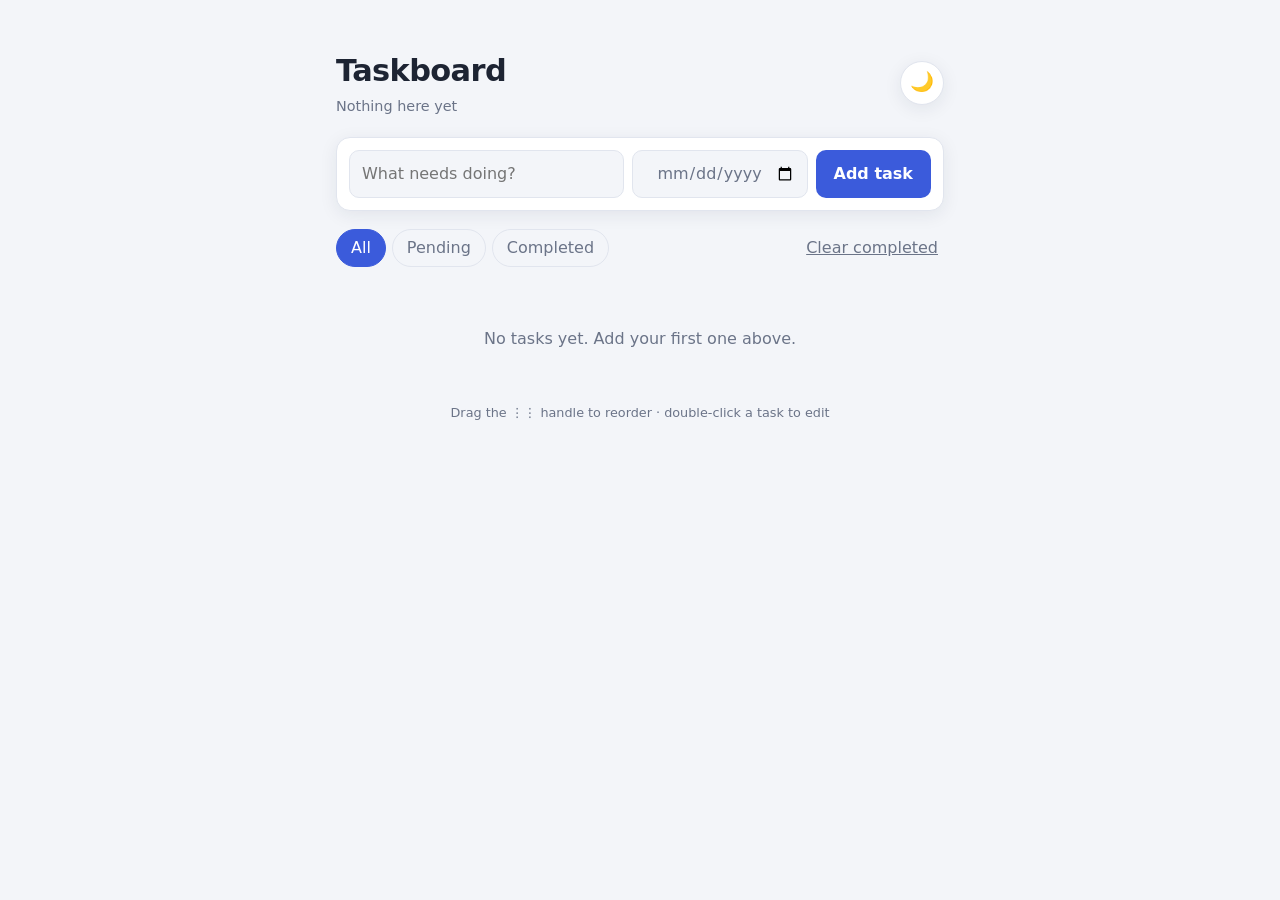
<file: Index.html>
<!DOCTYPE html>
<html lang="en">
<head>
<meta charset="UTF-8">
<meta name="viewport" content="width=device-width, initial-scale=1">
<title>Taskboard - To-Do List</title>
<link rel="stylesheet" href="Style.css">
</head>
<body>
<main class="app">
  <!-- header-TaskBoard -->
  <header class="top">
    <div>
      <h1>Taskboard</h1>
      <!-- Pending / completed -->
      <p id="summary" class="muted" aria-live="polite"></p>
    </div>
    <button id="themeToggle" class="icon-btn" aria-label="Toggle light/dark theme" title="Toggle theme">
      <span id="themeIcon" aria-hidden="true">🌙</span>
    </button>
  </header>
<!-- Form -->
  <form id="addForm" class="add" autocomplete="off">
    <input id="taskInput" type="text" placeholder="What needs doing?" maxlength="120" aria-label="New task" required>
    <input id="dueInput" type="date" aria-label="Due date">
    <button type="submit" class="primary">Add task</button>
  </form>
<!-- Filter--All , pending, completed -->
  <nav class="filters" aria-label="Filter tasks">
    <button data-filter="all" class="active">All</button>
    <button data-filter="pending">Pending</button>
    <button data-filter="completed">Completed</button>
    <button id="clearDone" class="link" type="button">Clear completed</button>
  </nav>
<!-- list -->
  <ul id="list" class="list"></ul>
  <p id="empty" class="empty" hidden></p>
  <p class="hint muted">Drag the ⋮⋮ handle to reorder · double-click a task to edit</p>
</main>
<script src="script.js"></script>
</body>
</html>
</file>
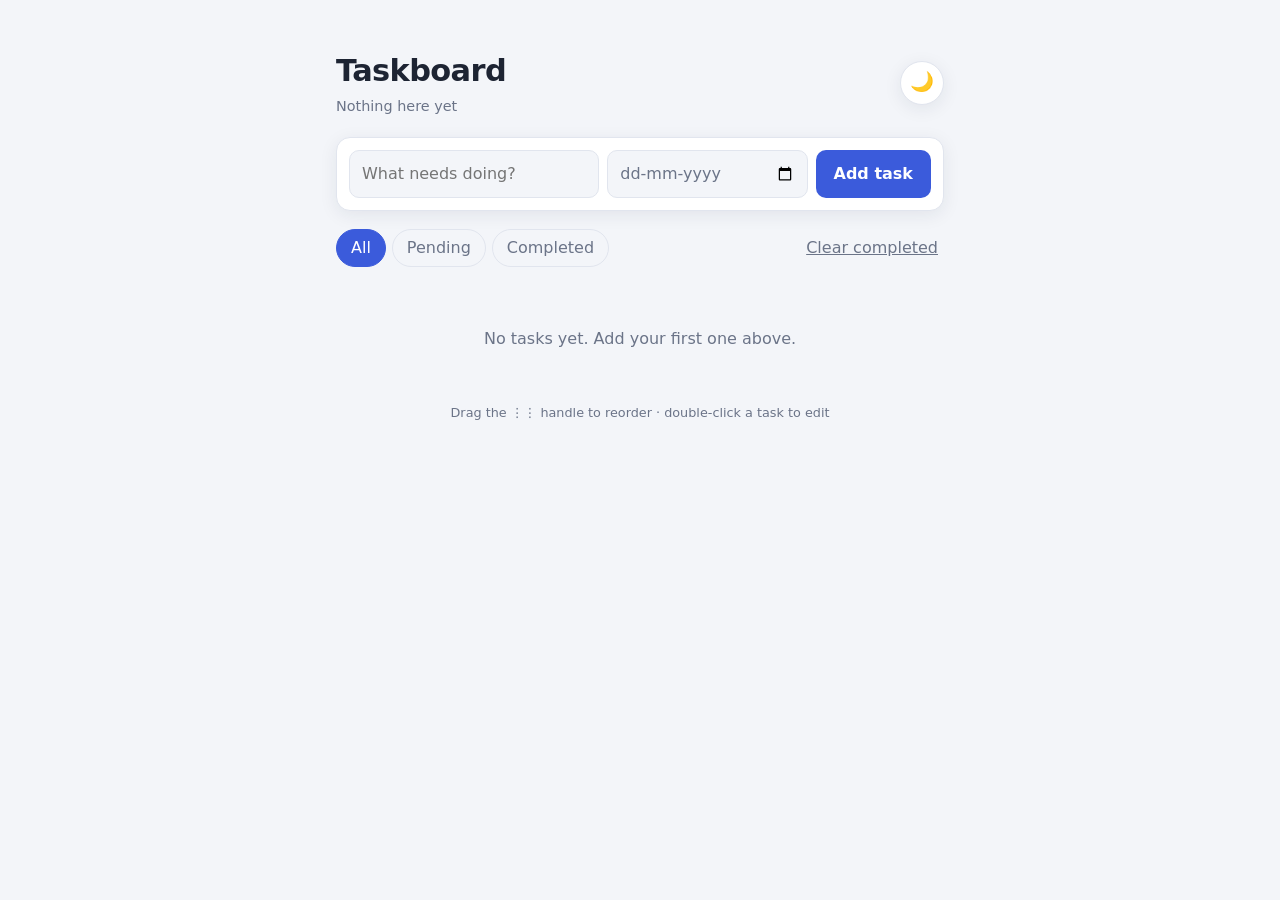
<file: index.html>
<!doctype html>
<html lang="en">
  <head>
    <meta charset="UTF-8" />
    <meta name="viewport" content="width=device-width, initial-scale=1" />
    <title>Taskboard - To-Do List</title>
    <link rel="stylesheet" href="style.css" />
  </head>
  <body>
    <main class="app">
      <!-- header-TaskBoard -->
      <header class="top">
        <div>
          <h1>Taskboard</h1>
          <!-- Pending / completed -->
          <p id="summary" class="muted" aria-live="polite"></p>
        </div>
        <button
          id="themeToggle"
          class="icon-btn"
          aria-label="Toggle light/dark theme"
          title="Toggle theme"
        >
          <span id="themeIcon" aria-hidden="true">🌙</span>
        </button>
      </header>
      <!-- Form -->
      <form id="addForm" class="add" autocomplete="off">
        <input
          id="taskInput"
          type="text"
          placeholder="What needs doing?"
          maxlength="120"
          aria-label="New task"
          required
        />
        <div class="due-field">
          <input id="dueInput" type="date" aria-label="Due date (dd-mm-yyyy)" />
          <span class="due-ph" aria-hidden="true">dd-mm-yyyy</span>
        </div>
        <button type="submit" class="primary">Add task</button>
      </form>
      <!-- Filter--All , pending, completed -->
      <nav class="filters" aria-label="Filter tasks">
        <button data-filter="all" class="active">All</button>
        <button data-filter="pending">Pending</button>
        <button data-filter="completed">Completed</button>
        <button id="clearDone" class="link" type="button">
          Clear completed
        </button>
      </nav>
      <!-- list -->
      <ul id="list" class="list"></ul>
      <p id="empty" class="empty" hidden></p>
      <p class="hint muted">
        Drag the ⋮⋮ handle to reorder · double-click a task to edit
      </p>
    </main>
    <script src="script.js"></script>
  </body>
</html>
</file>
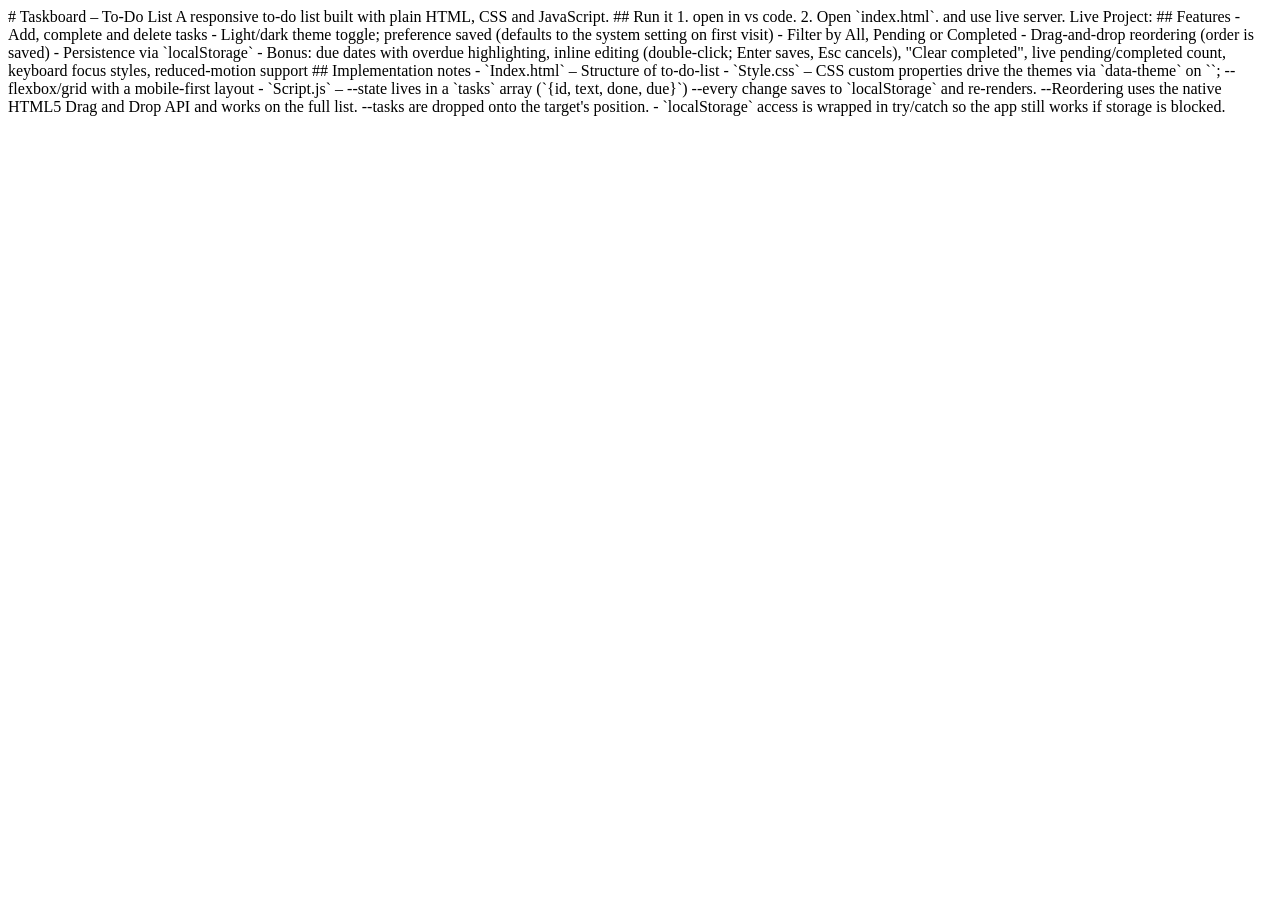
<file: temp3.html>
# Taskboard – To-Do List

A responsive to-do list built with plain HTML, CSS and JavaScript. 

## Run it
1. open in vs code.
2. Open `index.html`. and use live server.

Live Project:

## Features
- Add, complete and delete tasks
- Light/dark theme toggle; preference saved (defaults to the system setting on first visit)
- Filter by All, Pending or Completed
- Drag-and-drop reordering (order is saved)
- Persistence via `localStorage`
- Bonus: due dates with overdue highlighting, inline editing (double-click; Enter saves, Esc cancels), "Clear completed", live pending/completed count, keyboard focus styles, reduced-motion support

## Implementation notes
- `Index.html` – Structure of to-do-list
- `Style.css` – CSS custom properties drive the themes via `data-theme` on `<html>`; 
--flexbox/grid with a mobile-first layout

- `Script.js` – 
--state lives in a `tasks` array (`{id, text, done, due}`)
--every change saves to `localStorage` and re-renders. 
--Reordering uses the native HTML5 Drag and Drop API and works on the full list.
--tasks are dropped onto the target's position.

- `localStorage` access is wrapped in try/catch so the app still works if storage is blocked.
</file>
<file: Style.css>
:root {
  --bg: #f3f5f9;
  --surface: #fff;
  --text: #1d2433;
  --muted: #6b7488;
  --border: #e1e5ee;
  --accent: #3b5bdb;
  --accent-text: #fff;
  --danger: #d6336c;
  --ok: #2f9e6b;
  --shadow: 0 4px 18px rgba(30, 40, 70, 0.08);
}
[data-theme="dark"] {
  --bg: #12151d;
  --surface: #1b2030;
  --text: #e8ebf4;
  --muted: #8e97ad;
  --border: #2b3248;
  --accent: #7c93ff;
  --accent-text: #10131c;
  --danger: #ff6b9a;
  --ok: #51cf9b;
  --shadow: 0 4px 18px rgba(0, 0, 0, 0.4);
}
* {
  box-sizing: border-box;
}
body {
  margin: 0;
  background: var(--bg);
  color: var(--text);
  font:
    16px/1.5 system-ui,
    -apple-system,
    "Segoe UI",
    Roboto,
    sans-serif;
  transition:
    background 0.25s,
    color 0.25s;
}
.app {
  max-width: 640px;
  margin: 0 auto;
  padding: clamp(16px, 5vw, 48px) 16px;
}
.top {
  display: flex;
  justify-content: space-between;
  align-items: center;
  gap: 12px;
  margin-bottom: 20px;
}
/* header */
h1 {
  margin: 0;
  font-size: 1.9rem;
  letter-spacing: -0.02em;
}
/* summary */
.muted {
  color: var(--muted);
  margin: 2px 0 0;
  font-size: 0.9rem;
}
/* dark,light mode */
.icon-btn {
  width: 44px;
  height: 44px;
  border-radius: 50%;
  border: 1px solid var(--border);
  background: var(--surface);
  cursor: pointer;
  font-size: 1.2rem;
  box-shadow: var(--shadow);
}
button,
input {
  font: inherit;
  color: inherit;
}
:focus-visible {
  outline: 2px solid var(--accent);
  outline-offset: 2px;
}
/* form */
.add {
  display: flex;
  gap: 8px;
  flex-wrap: wrap;
  background: var(--surface);
  padding: 12px;
  border-radius: 14px;
  box-shadow: var(--shadow);
  border: 1px solid var(--border);
}
.add input[type="text"] {
  flex: 1 1 200px;
}
.add input {
  background: var(--bg);
  border: 1px solid var(--border);
  border-radius: 10px;
  padding: 10px 12px;
  min-width: 0;
  color-scheme: light dark;
}
/* add task Button */
.primary {
  background: var(--accent);
  color: var(--accent-text);
  border: 0;
  border-radius: 10px;
  padding: 10px 18px;
  font-weight: 600;
  cursor: pointer;
}
.primary:hover {
  filter: brightness(1.08);
}
/* Filters- */
.filters {
  display: flex;
  gap: 6px;
  margin: 18px 0 12px;
  flex-wrap: wrap;
  align-items: center;
}
.filters button {
  background: transparent;
  border: 1px solid var(--border);
  border-radius: 999px;
  padding: 6px 14px;
  cursor: pointer;
  color: var(--muted);
}
.filters button.active {
  background: var(--accent);
  border-color: var(--accent);
  color: var(--accent-text);
}
.filters .link {
  margin-left: auto;
  border: 0;
  text-decoration: underline;
  padding: 6px;
}
/* list */
.list {
  list-style: none;
  margin: 0;
  padding: 0;
  display: grid;
  gap: 8px;
}
.item {
  display: flex;
  align-items: center;
  gap: 10px;
  background: var(--surface);
  border: 1px solid var(--border);
  border-radius: 12px;
  padding: 10px 12px;
  box-shadow: var(--shadow);
  transition:
    opacity 0.2s,
    transform 0.2s;
}
.item.dragging {
  opacity: 0.4;
}
.item.over {
  border-color: var(--accent);
  box-shadow: 0 0 0 2px var(--accent);
}
.handle {
  cursor: grab;
  color: var(--muted);
  user-select: none;
  letter-spacing: -3px;
  padding: 4px 6px;
  touch-action: none;
}
/* Checkbox */
.item input[type="checkbox"] {
  width: 20px;
  height: 20px;
  accent-color: var(--ok);
  cursor: pointer;
  flex: none;
}
.body {
  flex: 1;
  min-width: 0;
}
.title {
  word-break: break-word;
  cursor: text;
}
.item.done .title {
  text-decoration: line-through;
  color: var(--muted);
}
.due {
  font-size: 0.8rem;
  color: var(--muted);
}
.due.overdue {
  color: var(--danger);
  font-weight: 600;
}
.edit {
  width: 100%;
  background: var(--bg);
  border: 1px solid var(--accent);
  border-radius: 8px;
  padding: 6px 8px;
}
.del {
  background: none;
  border: 0;
  color: var(--muted);
  cursor: pointer;
  font-size: 1.1rem;
  padding: 6px;
  border-radius: 8px;
}
.del:hover {
  color: var(--danger);
}
.empty {
  text-align: center;
  color: var(--muted);
  padding: 32px 0;
}
.hint {
  text-align: center;
  margin-top: 20px;
  font-size: 0.8rem;
}
@media (prefers-reduced-motion: reduce) {
  * {
    transition: none !important;
  }
}
</file>
<file: style.css>
:root {
  --bg: #f3f5f9;
  --surface: #fff;
  --text: #1d2433;
  --muted: #6b7488;
  --border: #e1e5ee;
  --accent: #3b5bdb;
  --accent-text: #fff;
  --danger: #d6336c;
  --ok: #2f9e6b;
  --shadow: 0 4px 18px rgba(30, 40, 70, 0.08);
}
[data-theme="dark"] {
  --bg: #12151d;
  --surface: #1b2030;
  --text: #e8ebf4;
  --muted: #8e97ad;
  --border: #2b3248;
  --accent: #7c93ff;
  --accent-text: #10131c;
  --danger: #ff6b9a;
  --ok: #51cf9b;
  --shadow: 0 4px 18px rgba(0, 0, 0, 0.4);
}
* {
  box-sizing: border-box;
}
body {
  margin: 0;
  background: var(--bg);
  color: var(--text);
  font:
    16px/1.5 system-ui,
    -apple-system,
    "Segoe UI",
    Roboto,
    sans-serif;
  transition:
    background 0.25s,
    color 0.25s;
}
.app {
  max-width: 640px;
  margin: 0 auto;
  padding: clamp(16px, 5vw, 48px) 16px;
}
.top {
  display: flex;
  justify-content: space-between;
  align-items: center;
  gap: 12px;
  margin-bottom: 20px;
}
h1 {
  margin: 0;
  font-size: 1.9rem;
  letter-spacing: -0.02em;
}
.muted {
  color: var(--muted);
  margin: 2px 0 0;
  font-size: 0.9rem;
}
.icon-btn {
  width: 44px;
  height: 44px;
  border-radius: 50%;
  border: 1px solid var(--border);
  background: var(--surface);
  cursor: pointer;
  font-size: 1.2rem;
  box-shadow: var(--shadow);
}
button,
input {
  font: inherit;
  color: inherit;
}
:focus-visible {
  outline: 2px solid var(--accent);
  outline-offset: 2px;
}

.add {
  display: flex;
  gap: 8px;
  flex-wrap: wrap;
  background: var(--surface);
  padding: 12px;
  border-radius: 14px;
  box-shadow: var(--shadow);
  border: 1px solid var(--border);
}
.add input[type="text"] {
  flex: 1 1 200px;
}
.add input {
  background: var(--bg);
  border: 1px solid var(--border);
  border-radius: 10px;
  padding: 10px 12px;
  min-width: 0;
  color-scheme: light dark;
}
.primary {
  background: var(--accent);
  color: var(--accent-text);
  border: 0;
  border-radius: 10px;
  padding: 10px 18px;
  font-weight: 600;
  cursor: pointer;
}
.primary:hover {
  filter: brightness(1.08);
}

.filters {
  display: flex;
  gap: 6px;
  margin: 18px 0 12px;
  flex-wrap: wrap;
  align-items: center;
}
.filters button {
  background: transparent;
  border: 1px solid var(--border);
  border-radius: 999px;
  padding: 6px 14px;
  cursor: pointer;
  color: var(--muted);
}
.filters button.active {
  background: var(--accent);
  border-color: var(--accent);
  color: var(--accent-text);
}
.filters .link {
  margin-left: auto;
  border: 0;
  text-decoration: underline;
  padding: 6px;
}

.list {
  list-style: none;
  margin: 0;
  padding: 0;
  display: grid;
  gap: 8px;
}
.item {
  display: flex;
  align-items: center;
  gap: 10px;
  background: var(--surface);
  border: 1px solid var(--border);
  border-radius: 12px;
  padding: 10px 12px;
  box-shadow: var(--shadow);
  transition:
    opacity 0.2s,
    transform 0.2s;
}
.item.dragging {
  opacity: 0.4;
}
.item.over {
  border-color: var(--accent);
  box-shadow: 0 0 0 2px var(--accent);
}
.handle {
  cursor: grab;
  color: var(--muted);
  user-select: none;
  letter-spacing: -3px;
  padding: 4px 6px;
  touch-action: none;
}
.item input[type="checkbox"] {
  width: 20px;
  height: 20px;
  accent-color: var(--ok);
  cursor: pointer;
  flex: none;
}
.body {
  flex: 1;
  min-width: 0;
}
.title {
  word-break: break-word;
  cursor: text;
}
.item.done .title {
  text-decoration: line-through;
  color: var(--muted);
}
.due {
  font-size: 0.8rem;
  color: var(--muted);
}
.due.overdue {
  color: var(--danger);
  font-weight: 600;
}
.edit {
  width: 100%;
  background: var(--bg);
  border: 1px solid var(--accent);
  border-radius: 8px;
  padding: 6px 8px;
}
.del {
  background: none;
  border: 0;
  color: var(--muted);
  cursor: pointer;
  font-size: 1.1rem;
  padding: 6px;
  border-radius: 8px;
}
.del:hover {
  color: var(--danger);
}
.empty {
  text-align: center;
  color: var(--muted);
  padding: 32px 0;
}
.hint {
  text-align: center;
  margin-top: 20px;
  font-size: 0.8rem;
}
@media (prefers-reduced-motion: reduce) {
  * {
    transition: none !important;
  }
}

.due-field {
  position: relative;
  display: block;
  flex: 1 1 150px;
}
.due-field input {
  width: 100%;
  min-height: 42px;
  font-size: 1rem;
  color: var(--text);
}
.due-field input.empty,
.due-field input.empty::-webkit-datetime-edit {
  color: transparent;
}
.due-ph {
  position: absolute;
  left: 13px;
  top: 50%;
  transform: translateY(-50%);
  font-size: 1rem;
  color: var(--muted);
  pointer-events: none;
}
.due-field input:not(.empty) + .due-ph {
  display: none;
}
</file>
